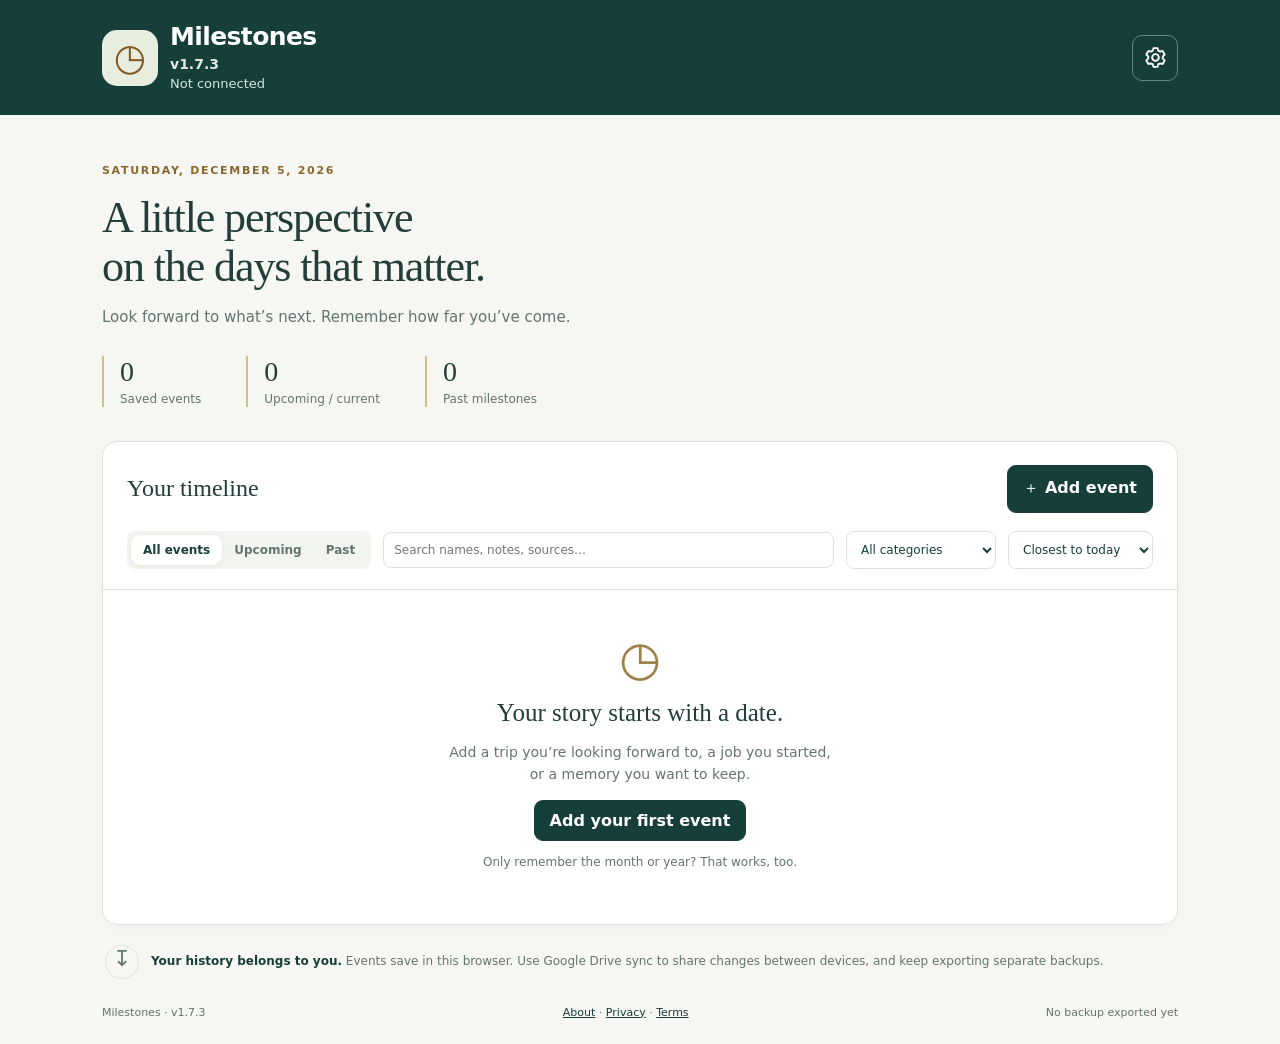
<file: index.html>
<!doctype html>
<html lang="en">
<head>
  <meta charset="utf-8"><meta name="viewport" content="width=device-width,initial-scale=1">
  <meta name="theme-color" content="#173f3a"><meta name="description" content="Your dates, your history. Count down to plans and keep track of life's milestones.">
  <title>Milestones · v1.7.3</title><link rel="icon" href="icon.svg" type="image/svg+xml"><link rel="manifest" href="manifest.webmanifest"><link rel="stylesheet" href="styles.css?v=1.7.3"><script src="theme.js?v=1.7.3"></script>
</head>
<body>
  <header><div class="brand"><span class="brand-icon" aria-hidden="true">◷</span><div class="brand-text"><strong>Milestones</strong><span class="header-version">v1.7.3</span><span id="header-sync" class="header-sync" role="status" aria-live="polite" aria-atomic="true">Not connected</span></div></div><button id="settings-open" class="icon-button" type="button" aria-label="Settings" title="Settings"><svg viewBox="0 0 24 24" width="25" height="25" fill="none" stroke="currentColor" stroke-width="1.8" stroke-linecap="round" stroke-linejoin="round" aria-hidden="true" focusable="false"><path d="M12 2 14 2 14.6 4.4 16.4 5.4 18.8 4.7 20.8 8.2 19 9.9 19 12.1 20.8 13.8 18.8 17.3 16.4 16.6 14.6 17.6 14 20 10 20 9.4 17.6 7.6 16.6 5.2 17.3 3.2 13.8 5 12.1 5 9.9 3.2 8.2 5.2 4.7 7.6 5.4 9.4 4.4 10 2Z" transform="translate(0 1)"/><circle cx="12" cy="12" r="3.2"/></svg></button></header>
  <main>
    <section class="intro"><p class="eyebrow" id="today"></p><h1>A little perspective<br>on the days that matter.</h1><p>Look forward to what’s next. Remember how far you’ve come.</p></section>
    <section class="stats" aria-label="Event totals"><div><span id="count-all">0</span><small>Saved events</small></div><div><span id="count-upcoming">0</span><small>Upcoming / current</small></div><div><span id="count-past">0</span><small>Past milestones</small></div></section>
    <section class="workspace" aria-label="Your events">
      <div class="workspace-top"><h2>Your timeline</h2><button id="add" class="primary">＋ Add event</button></div>
      <div class="controls"><div class="tabs" role="group" aria-label="Filter events"><button class="active" data-filter="all" aria-pressed="true">All events</button><button data-filter="upcoming" aria-pressed="false">Upcoming</button><button data-filter="past" aria-pressed="false">Past</button></div><label class="search"><span class="sr-only">Search events</span><input id="search" type="search" placeholder="Search names, notes, sources…"></label><label class="category-control"><span class="sr-only">Filter by category</span><select id="category-filter"><option value="">All categories</option><option value="uncategorized">Uncategorized</option></select></label><label><span class="sr-only">Sort events</span><select id="sort"><option value="nearest">Closest to today</option><option value="oldest">Oldest date first</option><option value="newest">Newest date first</option><option value="name">Event name</option></select></label></div>
      <div id="event-list"></div>
      <div id="empty"><span class="empty-icon" aria-hidden="true">◷</span><h3>Your story starts with a date.</h3><p>Add a trip you’re looking forward to, a job you started,<br>or a memory you want to keep.</p><button id="first-add" class="primary">Add your first event</button><p class="hint">Only remember the month or year? That works, too.</p></div>
      <p id="no-results" hidden>No matching events. Try a different search or filter.</p>
    </section>
    <aside class="save-note"><span aria-hidden="true">↧</span><p><strong>Your history belongs to you.</strong> Events save in this browser. Use Google Drive sync to share changes between devices, and keep exporting separate backups.</p></aside>
    <footer><span>Milestones · v1.7.3</span><span><a href="about.html">About</a> · <a href="privacy.html">Privacy</a> · <a href="terms.html">Terms</a></span><span id="backup-status">No backup exported yet</span></footer>
  </main>
  <dialog id="editor"><form id="event-form"><div class="dialog-head"><div><p class="eyebrow">A DATE WORTH KEEPING</p><h2 id="editor-title">Add an event</h2></div><button type="button" class="close" data-close aria-label="Close">×</button></div>
    <label>Event name<input id="title" required maxlength="120" placeholder="Adopted our dog"></label>
    <div class="two"><label>Icon<select id="icon"><option value="◷">◷ Milestone</option><option value="✈️">✈️ Travel</option><option value="🐾">🐾 Pet</option><option value="🏠">🏠 Home</option><option value="💼">💼 Work</option><option value="🎂">🎂 Birthday</option><option value="❤️">❤️ Family</option><option value="rings">⚭ Wedding / marriage rings</option><option value="🎄">🎄 Christmas</option><option value="🌍">🌍 Globe / travel</option><option value="🧳">🧳 Vacation</option><option value="🎓">🎓 Graduation</option><option value="🏖️">🏖️ Retirement / relaxation</option><option value="🚗">🚗 Vehicle</option><option value="🔧">🔧 Repairs / maintenance</option><option value="🎯">🎯 Goal</option></select></label><label>Category<input id="category" maxlength="50" placeholder="Home, travel, family…" list="categories"></label></div>
    <label>Event type<select id="event-type"><option value="general">General milestone</option><option value="birthday">Birthday</option><option value="wedding">Wedding / marriage</option><option value="anniversary">Other anniversary</option><option value="holiday">Holiday</option></select></label>
    <p class="field-hint">Event type controls wording. Choose annual timing below for a next birthday or anniversary countdown. Icons and categories are independent.</p>
    <label>Event timing<select id="repeat"><option value="none">One-time event / count time since</option><option value="origin">Annual, with an original date (birthday / anniversary)</option><option value="annual">Annual, without a start year (Christmas / holiday)</option></select></label>
    <p class="field-hint" id="repeat-hint">Keep the original date and track time before or since it.</p>
    <div id="original-date-fields"><label>How much of the date do you know?<select id="precision"><option value="day">Exact date</option><option value="month">Month and year</option><option value="year">Year only</option></select></label>
    <div id="date-fields"><label id="day-wrap">Date<input id="date-day" type="date" min="1000-01-01" max="9999-12-31"></label><label id="month-wrap" hidden>Month and year<input id="date-month" type="month" min="1000-01" max="9999-12"></label><label id="year-wrap" hidden>Year<input id="date-year" type="number" min="1000" max="9999" step="1" placeholder="1997"></label></div>
    </div>
    <div class="two" id="annual-fields" hidden><label>Month<select id="annual-month"></select></label><label>Day<input id="annual-day" type="number" min="1" max="31" step="1" placeholder="25"></label></div>
    <p class="field-hint" id="precision-hint">The event counts down before its date and counts up afterward.</p>
    <label>Notes <span class="optional">optional</span><textarea id="notes" rows="3" maxlength="5000" placeholder="What would you like to remember?"></textarea></label>
    <label>Date source <span class="optional">optional</span><input id="source" maxlength="1000" placeholder="Email subject, receipt, link, or a reminder to look it up"></label>
    <label class="check"><input id="pinned" type="checkbox"> Pin this event to the top</label>
    <p class="form-error" id="form-error" role="alert"></p><div class="dialog-actions"><button type="button" data-close>Cancel</button><button type="submit" class="primary">Save event</button></div>
  </form></dialog>
  <dialog id="details"><div class="dialog-head"><p class="eyebrow">EVENT DETAILS</p><button class="close" data-close aria-label="Close">×</button></div><div id="detail-content"></div><div class="dialog-actions"><button id="delete" class="danger">Delete</button><button id="edit" class="primary">Edit event</button></div></dialog>
  <dialog id="drive-dialog" class="backup-dialog settings-dialog" aria-labelledby="backup-title">
    <div class="settings-top"><button id="settings-back" class="settings-back" type="button" hidden>‹ Back</button><h2 id="backup-title">Settings</h2><button type="button" class="close" data-close aria-label="Close Settings">×</button></div>
    <div id="settings-home" class="settings-home">
      <button type="button" class="settings-menu-item" id="open-backup"><span class="settings-menu-icon" aria-hidden="true">⇩</span><span class="settings-menu-text"><strong>Backup &amp; Restore</strong><small>JSON, CSV and Google Drive</small></span><span aria-hidden="true">›</span></button>
      <button type="button" class="settings-menu-item" data-settings-section="about"><span class="settings-menu-icon" aria-hidden="true">ⓘ</span><span class="settings-menu-text"><strong>About</strong><small>Version, dates and data storage</small></span><span aria-hidden="true">›</span></button>
      <fieldset class="themeOptions"><legend>Theme</legend>
<label><input type="radio" name="theme" value="system" checked> Use device setting</label>
<label><input type="radio" name="theme" value="light"> Light</label>
<label><input type="radio" name="theme" value="dark"> Dark</label>
<p id="theme-status" role="status"></p>
</fieldset>
    </div>
    <section data-settings-page="about" class="settings-page" hidden>
      <h3>Milestones</h3><p>Your dates. Your history. Track time before and since important events, including birthdays, anniversaries, trips and home projects.</p>
      <h3>Version</h3><p>v1.7.3</p><h3>Dates and recurring events</h3><p>Exact dates, month/year, year only, and annual holidays are supported. Unknown date parts remain approximate. February 29 uses February 28 in non-leap years.</p>
      <h3>Your Data</h3><p>Events stay in this browser until you export them or connect Google Drive. Installing the app does not back up its records. Offline editing works after the app has loaded online; Google sync requires an active connection.</p>
      <p><a href="about.html">More Apps</a> · <a href="privacy.html">Privacy</a> · <a href="terms.html">Terms</a></p>
    </section>
    <div class="shared-footer"><button type="button" data-close>Done</button></div>
  </dialog>
  <dialog id="backup-tools" class="shared-backup" aria-labelledby="backup-tools-title">
    <div class="shared-backup-content">
      <div class="shared-backup-header">
        <h2 id="backup-tools-title">Backup &amp; Restore</h2>
        <button type="button" id="backup-close" aria-label="Back to Settings">×</button>
      </div>
      <section class="shared-backup-group" id="backups">
        <h3>Backup File (JSON)</h3>
        <div class="shared-stack">
          <button id="export-json" type="button">Export Backup File</button>
          <button id="import-json" type="button">Restore from Backup File</button>
          <input id="import-file" type="file" accept=".json,application/json" hidden>
        </div>

      </section>
      <section class="shared-backup-group">
        <h3>Spreadsheet (CSV)</h3>
        <p class="field-hint">Open your events in Excel or another spreadsheet app.</p>
        <div class="shared-stack"><button id="export-csv" type="button">Export CSV</button></div>
      </section>
      <section class="shared-backup-group">
        <h3>Google Drive</h3>
        <p id="drive-status" role="status">Google Drive is disconnected.</p>
        <div class="shared-stack">
          <button id="drive-connect" type="button">Connect Google Drive</button>
          <div id="drive-actions" class="shared-stack" hidden>
            <p id="drive-account" class="field-hint"></p>
            <p id="sync-overview" class="field-hint"></p>
            <button id="drive-now" type="button" class="primary" disabled>Sync Now</button>
            <button id="drive-backup" type="button" disabled>Back Up to Google Drive</button>
            <button id="drive-restore" type="button" disabled>Restore from Google Drive</button>
            <button id="drive-disconnect" type="button" disabled>Disconnect Google Drive</button>
            <label class="check auto-sync-choice"><input id="drive-auto" type="checkbox" checked> Automatically sync while connected</label>
          </div>
        </div>
        <details class="backup-advanced"><summary>Sync and recovery details</summary><p class="field-hint">Sync combines newer event edits and saved deletions. It checks after edits, when you return or reconnect, and about once a minute while visible. Initial merges and conflicting edits may need review. Independently created event IDs remain separate.</p><p class="field-hint">Back up creates a separate, verified recovery copy of this device. Restore uses the latest manual Drive backup, or existing sync history if no manual backup exists. Restore previews counts and replaces the local event list only after confirmation. Restored changes can then sync to other devices. Export JSON first if needed.</p><p class="field-hint">Disconnect keeps your events and cloud copies. Milestones files remain separate from PTO Tracker and Infinity Bottle. Keep dated JSON exports outside the browser too.</p></details>
      </section>
      <div id="backup-recovery"><details class="backup-advanced"><summary>Advanced recovery</summary><p class="field-hint">Export your current events first. These options change the local event list and can then sync to your other devices.</p><div class="backup-options"><button id="recover-legacy">Check older local events</button><button id="undo">Restore previous local state</button></div><p class="field-hint">Check older local events merges any retained pre-sync copy, preserving newer edits and deletions. Restore previous local state restores the single undo point from the last change. The next change replaces it; it is not an independent backup.</p></details></div>
      <p class="form-error" id="backup-error" role="alert"></p>
      <div class="shared-footer"><button id="backup-done" type="button">Done</button></div>
    </div>
  </dialog>
  <dialog id="delete-confirm" class="confirm-dialog" aria-labelledby="delete-title" aria-describedby="delete-explanation">
    <p class="eyebrow">CONFIRM ACTION</p><h2 id="delete-title">Delete this event?</h2><p id="delete-explanation">Review the event before deleting it.</p>
    <div class="confirm-record"><strong id="delete-name"></strong><span id="delete-date"></span><span id="delete-category"></span></div>
    <p class="field-hint">This deletion can sync to your other devices. You can restore the previous local state until your next change.</p>
    <div class="confirm-actions"><button id="cancel-delete" type="button" autofocus>Cancel</button><button id="confirm-delete" class="danger-button" type="button">Delete event</button></div>
  </dialog>
  <dialog id="action-confirm" class="confirm-dialog" aria-labelledby="action-confirm-title" aria-describedby="action-confirm-message">
    <p class="eyebrow">REVIEW CHANGES</p><h2 id="action-confirm-title" data-confirm-title>Review changes</h2>
    <p id="action-confirm-message" class="confirmation-message" data-confirm-message></p>
    <div class="confirm-actions"><button type="button" data-confirm-cancel autofocus>Cancel</button><button type="button" class="primary" data-confirm-accept>Continue</button></div>
  </dialog>
  <datalist id="categories"></datalist><div id="toast" role="status" aria-live="polite" hidden></div>
  <script type="module" src="app.js?v=1.7.3"></script>
</body></html>
</file>
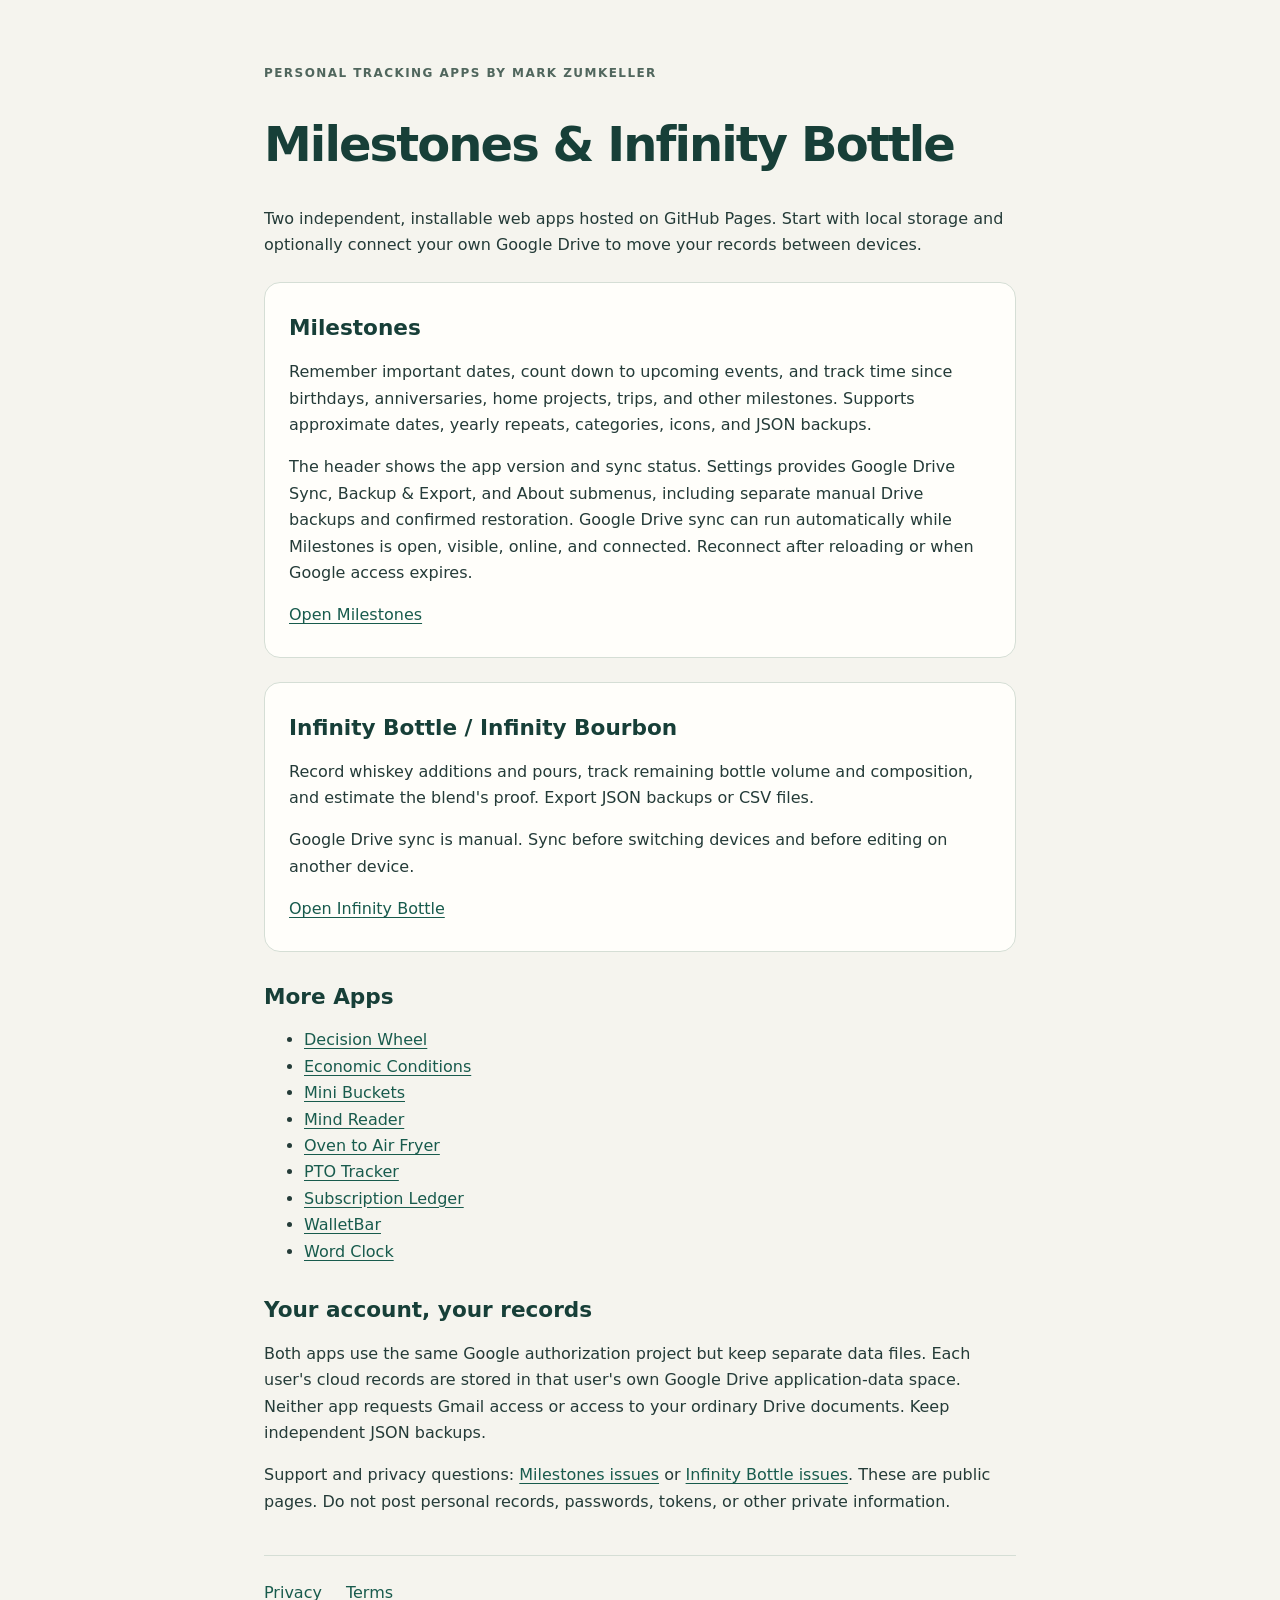
<file: about.html>
<!doctype html>
<html lang="en"><head><meta charset="utf-8"><meta name="viewport" content="width=device-width, initial-scale=1"><title>Milestones &amp; Infinity Bottle</title><link rel="stylesheet" href="info.css"><script src="theme.js?v=1.7.3"></script></head>
<body><main>
<p class="eyebrow">PERSONAL TRACKING APPS BY MARK ZUMKELLER</p>
<h1>Milestones &amp; Infinity Bottle</h1>
<p>Two independent, installable web apps hosted on GitHub Pages. Start with local storage and optionally connect your own Google Drive to move your records between devices.</p>
<section><h2>Milestones</h2><p>Remember important dates, count down to upcoming events, and track time since birthdays, anniversaries, home projects, trips, and other milestones. Supports approximate dates, yearly repeats, categories, icons, and JSON backups.</p><p>The header shows the app version and sync status. Settings provides Google Drive Sync, Backup &amp; Export, and About submenus, including separate manual Drive backups and confirmed restoration. Google Drive sync can run automatically while Milestones is open, visible, online, and connected. Reconnect after reloading or when Google access expires.</p><p><a href="./">Open Milestones</a></p></section>
<section><h2>Infinity Bottle / Infinity Bourbon</h2><p>Record whiskey additions and pours, track remaining bottle volume and composition, and estimate the blend's proof. Export JSON backups or CSV files.</p><p>Google Drive sync is manual. Sync before switching devices and before editing on another device.</p><p><a href="https://markz68.github.io/infinity-bourbon/">Open Infinity Bottle</a></p></section>
<h2>More Apps</h2>
<ul>
      <li><a href="https://markz68.github.io/decision-wheel/">Decision Wheel</a></li>
      <li><a href="https://markz68.github.io/economic-conditions/">Economic Conditions</a></li>
      <li><a href="https://markz68.github.io/Mini-Buckets/">Mini Buckets</a></li>
      <li><a href="https://markz68.github.io/mind-reader/">Mind Reader</a></li>
      <li><a href="https://markz68.github.io/Oven-To-Air-Fryer/">Oven to Air Fryer</a></li>
      <li><a href="https://markz68.github.io/PTO-Tracker/">PTO Tracker</a></li>
      <li><a href="https://markz68.github.io/subscription-ledger/">Subscription Ledger</a></li>
      <li><a href="https://markz68.github.io/walletbar/">WalletBar</a></li>
      <li><a href="https://markz68.github.io/word-clock/">Word Clock</a></li>
</ul>
<h2>Your account, your records</h2><p>Both apps use the same Google authorization project but keep separate data files. Each user's cloud records are stored in that user's own Google Drive application-data space. Neither app requests Gmail access or access to your ordinary Drive documents. Keep independent JSON backups.</p>
<p>Support and privacy questions: <a href="https://github.com/markz68/milestones/issues">Milestones issues</a> or <a href="https://github.com/markz68/infinity-bourbon/issues">Infinity Bottle issues</a>. These are public pages. Do not post personal records, passwords, tokens, or other private information.</p>
<footer><a href="privacy.html">Privacy</a><a href="terms.html">Terms</a></footer>
</main></body></html>
</file>
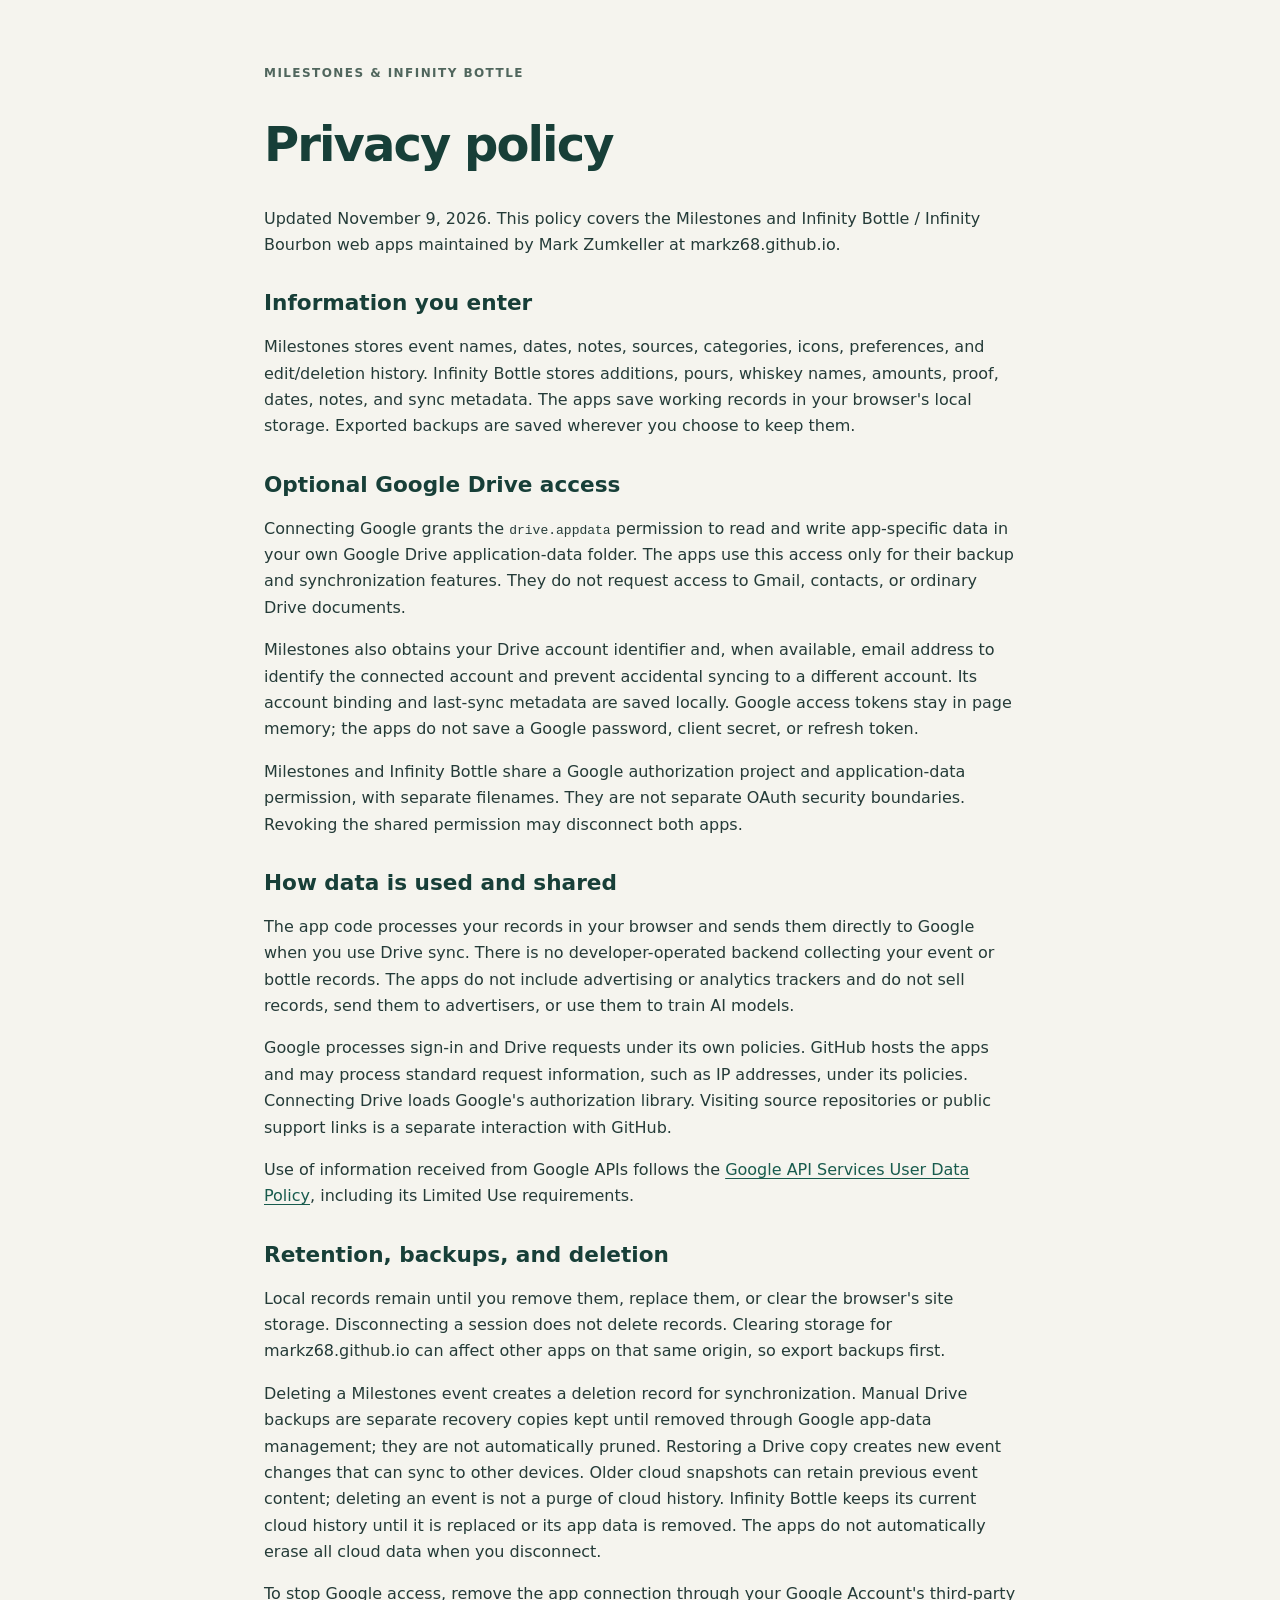
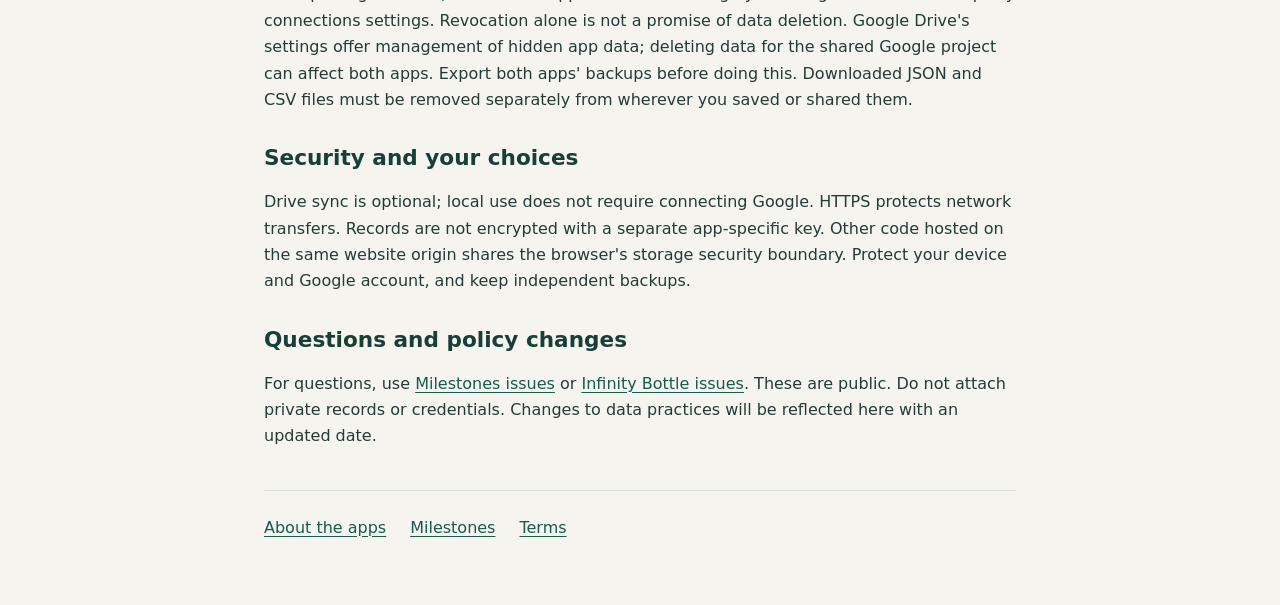
<file: privacy.html>
<!doctype html>
<html lang="en"><head><meta charset="utf-8"><meta name="viewport" content="width=device-width, initial-scale=1"><title>Privacy | Milestones &amp; Infinity Bottle</title><link rel="stylesheet" href="info.css"><script src="theme.js?v=1.7.3"></script></head>
<body><main><p class="eyebrow">MILESTONES &amp; INFINITY BOTTLE</p><h1>Privacy policy</h1><p>Updated November 9, 2026. This policy covers the Milestones and Infinity Bottle / Infinity Bourbon web apps maintained by Mark Zumkeller at markz68.github.io.</p>
<h2>Information you enter</h2><p>Milestones stores event names, dates, notes, sources, categories, icons, preferences, and edit/deletion history. Infinity Bottle stores additions, pours, whiskey names, amounts, proof, dates, notes, and sync metadata. The apps save working records in your browser's local storage. Exported backups are saved wherever you choose to keep them.</p>
<h2>Optional Google Drive access</h2><p>Connecting Google grants the <code>drive.appdata</code> permission to read and write app-specific data in your own Google Drive application-data folder. The apps use this access only for their backup and synchronization features. They do not request access to Gmail, contacts, or ordinary Drive documents.</p><p>Milestones also obtains your Drive account identifier and, when available, email address to identify the connected account and prevent accidental syncing to a different account. Its account binding and last-sync metadata are saved locally. Google access tokens stay in page memory; the apps do not save a Google password, client secret, or refresh token.</p><p>Milestones and Infinity Bottle share a Google authorization project and application-data permission, with separate filenames. They are not separate OAuth security boundaries. Revoking the shared permission may disconnect both apps.</p>
<h2>How data is used and shared</h2><p>The app code processes your records in your browser and sends them directly to Google when you use Drive sync. There is no developer-operated backend collecting your event or bottle records. The apps do not include advertising or analytics trackers and do not sell records, send them to advertisers, or use them to train AI models.</p><p>Google processes sign-in and Drive requests under its own policies. GitHub hosts the apps and may process standard request information, such as IP addresses, under its policies. Connecting Drive loads Google's authorization library. Visiting source repositories or public support links is a separate interaction with GitHub.</p><p>Use of information received from Google APIs follows the <a href="https://developers.google.com/terms/api-services-user-data-policy">Google API Services User Data Policy</a>, including its Limited Use requirements.</p>
<h2>Retention, backups, and deletion</h2><p>Local records remain until you remove them, replace them, or clear the browser's site storage. Disconnecting a session does not delete records. Clearing storage for markz68.github.io can affect other apps on that same origin, so export backups first.</p><p>Deleting a Milestones event creates a deletion record for synchronization. Manual Drive backups are separate recovery copies kept until removed through Google app-data management; they are not automatically pruned. Restoring a Drive copy creates new event changes that can sync to other devices. Older cloud snapshots can retain previous event content; deleting an event is not a purge of cloud history. Infinity Bottle keeps its current cloud history until it is replaced or its app data is removed. The apps do not automatically erase all cloud data when you disconnect.</p><p>To stop Google access, remove the app connection through your Google Account's third-party connections settings. Revocation alone is not a promise of data deletion. Google Drive's settings offer management of hidden app data; deleting data for the shared Google project can affect both apps. Export both apps' backups before doing this. Downloaded JSON and CSV files must be removed separately from wherever you saved or shared them.</p>
<h2>Security and your choices</h2><p>Drive sync is optional; local use does not require connecting Google. HTTPS protects network transfers. Records are not encrypted with a separate app-specific key. Other code hosted on the same website origin shares the browser's storage security boundary. Protect your device and Google account, and keep independent backups.</p>
<h2>Questions and policy changes</h2><p>For questions, use <a href="https://github.com/markz68/milestones/issues">Milestones issues</a> or <a href="https://github.com/markz68/infinity-bourbon/issues">Infinity Bottle issues</a>. These are public. Do not attach private records or credentials. Changes to data practices will be reflected here with an updated date.</p>
<footer><a href="about.html">About the apps</a><a href="./">Milestones</a><a href="terms.html">Terms</a></footer>
</main></body></html>
</file>
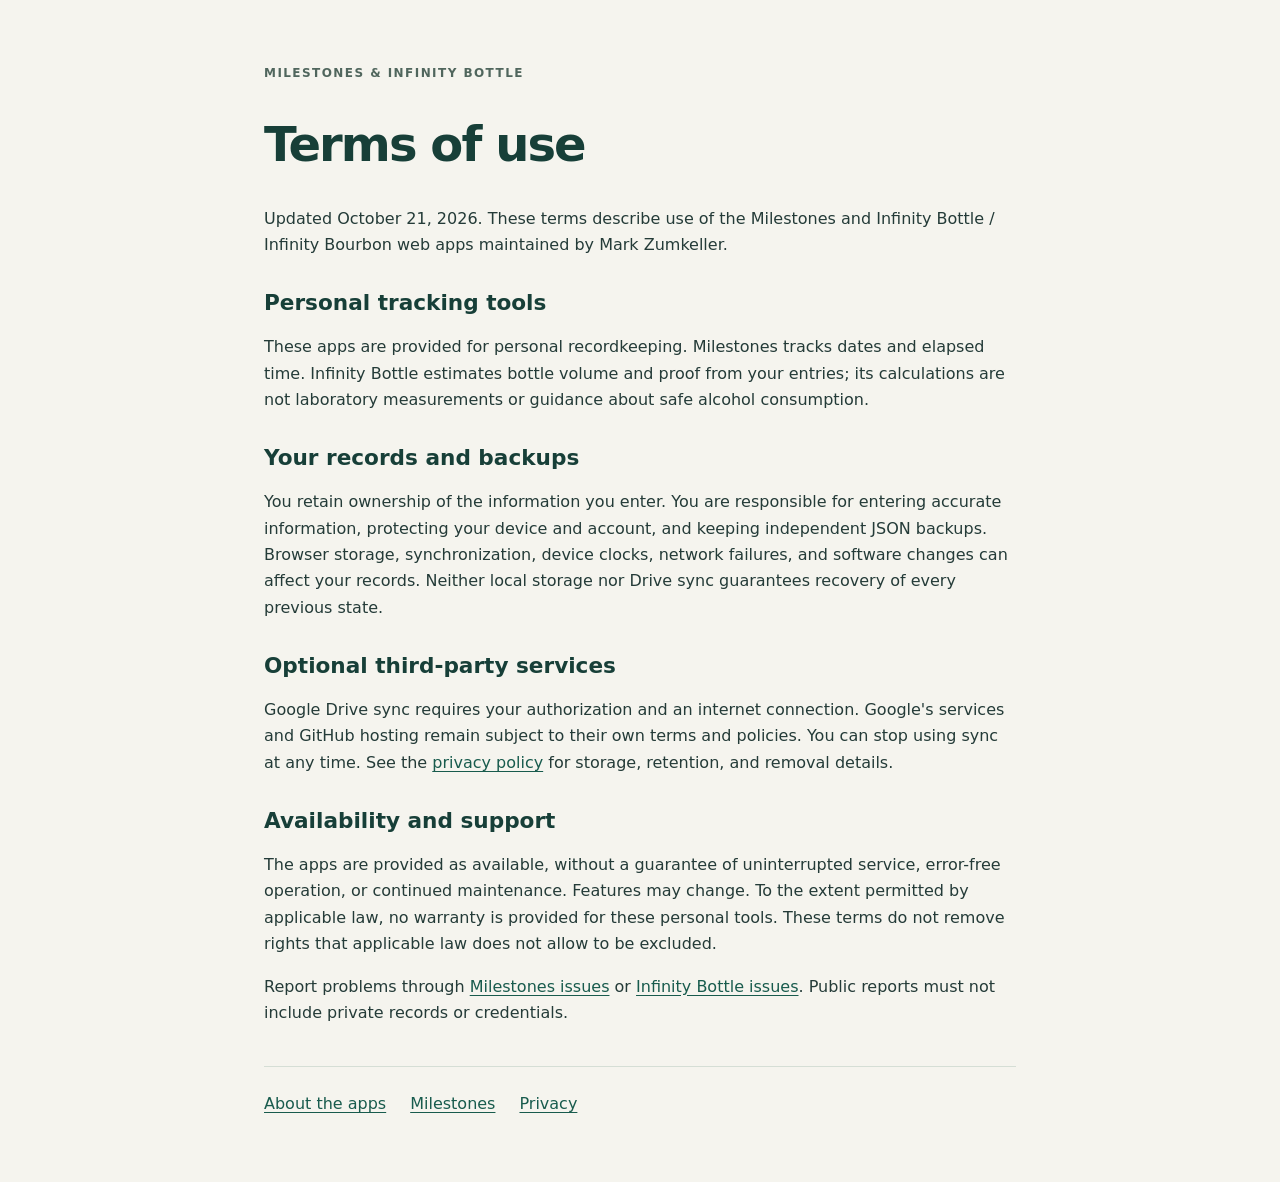
<file: terms.html>
<!doctype html>
<html lang="en"><head><meta charset="utf-8"><meta name="viewport" content="width=device-width, initial-scale=1"><title>Terms | Milestones &amp; Infinity Bottle</title><link rel="stylesheet" href="info.css"><script src="theme.js?v=1.7.3"></script></head>
<body><main><p class="eyebrow">MILESTONES &amp; INFINITY BOTTLE</p><h1>Terms of use</h1><p>Updated October 21, 2026. These terms describe use of the Milestones and Infinity Bottle / Infinity Bourbon web apps maintained by Mark Zumkeller.</p>
<h2>Personal tracking tools</h2><p>These apps are provided for personal recordkeeping. Milestones tracks dates and elapsed time. Infinity Bottle estimates bottle volume and proof from your entries; its calculations are not laboratory measurements or guidance about safe alcohol consumption.</p>
<h2>Your records and backups</h2><p>You retain ownership of the information you enter. You are responsible for entering accurate information, protecting your device and account, and keeping independent JSON backups. Browser storage, synchronization, device clocks, network failures, and software changes can affect your records. Neither local storage nor Drive sync guarantees recovery of every previous state.</p>
<h2>Optional third-party services</h2><p>Google Drive sync requires your authorization and an internet connection. Google's services and GitHub hosting remain subject to their own terms and policies. You can stop using sync at any time. See the <a href="privacy.html">privacy policy</a> for storage, retention, and removal details.</p>
<h2>Availability and support</h2><p>The apps are provided as available, without a guarantee of uninterrupted service, error-free operation, or continued maintenance. Features may change. To the extent permitted by applicable law, no warranty is provided for these personal tools. These terms do not remove rights that applicable law does not allow to be excluded.</p>
<p>Report problems through <a href="https://github.com/markz68/milestones/issues">Milestones issues</a> or <a href="https://github.com/markz68/infinity-bourbon/issues">Infinity Bottle issues</a>. Public reports must not include private records or credentials.</p>
<footer><a href="about.html">About the apps</a><a href="./">Milestones</a><a href="privacy.html">Privacy</a></footer>
</main></body></html>
</file>
<file: styles.css>
:root{font-family:system-ui,-apple-system,"Segoe UI",sans-serif;color:#233d39;background:#f6f7f3;font-synthesis:none;--green:#173f3a;--muted:#64746e;--line:#dce3dc}*{box-sizing:border-box}body{margin:0}button,input,textarea,select{font:inherit}button{cursor:pointer;border:1px solid #ccd8cf;border-radius:9px;background:white;color:var(--green);padding:10px 15px;font-weight:600}button:hover{background:#eef4ee}button:focus-visible,input:focus-visible,select:focus-visible,textarea:focus-visible{outline:3px solid #d19a45;outline-offset:3px}button:disabled{opacity:.45;cursor:default}.primary{background:var(--green);color:white;border-color:var(--green)}.primary:hover{background:#26594f}header{max-width:1140px;margin:auto;padding:27px 32px;display:flex;justify-content:space-between;align-items:center;border-bottom:1px solid var(--line)}.brand{display:flex;align-items:center;gap:12px}.brand strong{display:block;font-size:24px;letter-spacing:-1px}.brand span:not(.brand-icon){display:block;font-size:12px;color:var(--muted)}.brand-icon{font-size:37px;color:#ad7931}main{max-width:1076px;margin:auto;padding:38px 0 25px}.eyebrow{font-size:11px;letter-spacing:1.7px;font-weight:700;color:#8a682d;text-transform:uppercase}.intro h1{font-family:Georgia,serif;font-weight:400;font-size:44px;line-height:1.12;letter-spacing:-1.1px;margin:16px 0}.intro>p:last-child{color:var(--muted);font-size:15px}.stats{display:flex;gap:45px;margin:30px 0 34px}.stats div{border-left:2px solid #d6bd8e;padding-left:16px}.stats span{font-family:Georgia,serif;font-size:28px;display:block}.stats small{font-size:12px;color:var(--muted)}.workspace{background:white;border:1px solid var(--line);border-radius:15px;overflow:hidden;box-shadow:0 8px 30px #193f3305}.workspace-top{padding:23px 24px 18px;display:flex;align-items:center;justify-content:space-between;gap:12px}h2{font-family:Georgia,serif;font-size:24px;font-weight:400;margin:0}.tools{display:flex;gap:14px;align-items:center}.tools button{font-size:12px;padding:8px 12px}.storage-label{font-size:11px;color:var(--muted)}.storage-label:before{content:'●';color:#66927a;margin-right:6px}.controls{display:flex;align-items:center;gap:12px;flex-wrap:wrap;padding:0 24px 20px;border-bottom:1px solid var(--line)}.tabs{display:flex;background:#f1f4ef;padding:4px;border-radius:8px}.tabs button{border:0;background:transparent;font-size:12px;padding:8px 12px;color:var(--muted)}.tabs button.active{background:white;color:var(--green);box-shadow:0 1px 5px #0001}.search{flex:1;min-width:170px}.controls input,.controls select{width:100%;background:#fff;border:1px solid var(--line);border-radius:8px;padding:10px;font-size:12px;color:var(--green)}#empty{text-align:center;padding:40px 20px}.empty-icon{display:block;font-size:48px;color:#9d804a}h3{font-family:Georgia,serif;font-weight:400;font-size:25px;margin:13px 0}#empty p{font-size:14px;color:var(--muted);line-height:1.6}.hint{font-size:12px!important}.event-row{width:100%;text-align:left;border:0;border-radius:0;border-bottom:1px solid #edf0eb;display:flex;align-items:center;gap:16px;padding:19px 24px;font-weight:400}.event-row:last-child{border-bottom:0}.event-icon{font-size:23px;background:#f0f3eb;border-radius:12px;min-width:48px;height:48px;display:grid;place-items:center}.event-text{min-width:0;flex:1}.event-title{display:block;font-weight:650;font-size:15px;overflow-wrap:anywhere}.event-meta{display:block;font-size:12px;color:var(--muted);margin-top:5px;line-height:1.5}.event-time{text-align:right;max-width:43%}.event-time strong{display:block;font-size:15px;font-weight:600}.event-time small{display:block;font-size:11px;color:var(--muted);margin-top:5px}.pin{color:#a47729;font-size:12px}.chevron{color:#89978c}#no-results{padding:25px;text-align:center;color:var(--muted)}.save-note{display:flex;gap:12px;align-items:center;margin:20px 3px;color:var(--muted)}.save-note>span{border:1px solid var(--line);border-radius:50%;font-size:22px;min-width:34px;height:34px;text-align:center}.save-note p{font-size:12px;line-height:1.65;margin:0}.save-note strong{color:var(--green)}footer{display:flex;justify-content:space-between;font-size:11px;color:var(--muted);margin-top:27px}dialog{border:1px solid var(--line);border-radius:17px;padding:26px;width:530px;max-width:calc(100% - 24px);max-height:90dvh;overflow:auto;color:var(--green);box-shadow:0 24px 100px #0003}dialog::backdrop{background:#10282180;backdrop-filter:blur(3px)}.dialog-head{display:flex;align-items:flex-start;justify-content:space-between;margin-bottom:20px}.dialog-head .eyebrow{margin:0 0 7px}.close{font-size:26px;padding:0;width:34px;height:34px;line-height:1;border:0;background:#f0f3ee}form label{display:block;font-size:13px;font-weight:600;margin:15px 0}form input:not([type=checkbox]),textarea,form select{display:block;width:100%;border:1px solid #ccd8cf;border-radius:8px;padding:11px;margin-top:7px;color:var(--green);background:white;min-height:44px}textarea{resize:vertical}.two{display:grid;grid-template-columns:1fr 1fr;gap:14px}.two label{margin-bottom:0}.optional{font-size:11px;color:var(--muted);font-weight:400;margin-left:4px}.check{display:flex;gap:9px;align-items:center}.check input{width:18px;height:18px;accent-color:var(--green)}.field-hint{font-size:12px;color:var(--muted);line-height:1.6}.dialog-actions{display:flex;justify-content:flex-end;gap:10px;margin-top:22px}.danger{color:#a4342e;margin-right:auto}.form-error{font-size:13px;color:#a4342e;white-space:pre-wrap}.backup-options{display:grid;gap:10px;margin:20px 0}#detail-content .large-icon{font-size:40px}#detail-content h2{font-size:31px;overflow-wrap:anywhere;margin:10px 0}#detail-content .big-time{font-family:Georgia,serif;font-size:26px;margin:18px 0;color:#946c2d}.detail-block{border-top:1px solid var(--line);margin-top:18px;padding-top:15px}.detail-block h3{font:600 12px system-ui;text-transform:uppercase;letter-spacing:1px;color:var(--muted);margin:0 0 8px}.detail-block p{white-space:pre-wrap;overflow-wrap:anywhere;font-size:14px;line-height:1.6;margin:0}#toast{position:fixed;bottom:24px;left:50%;transform:translateX(-50%);background:var(--green);color:white;box-shadow:0 5px 25px #0002;padding:13px 20px;border-radius:10px;max-width:92%;font-size:13px;z-index:10}.sr-only{position:absolute;width:1px;height:1px;padding:0;margin:-1px;overflow:hidden;clip:rect(0,0,0,0);white-space:nowrap;border:0}[hidden]{display:none!important}@media(max-width:1130px){main{padding-left:28px;padding-right:28px}}@media(max-width:600px){header{padding:19px 18px}.brand strong{font-size:22px}.brand-icon{font-size:31px}header button{font-size:13px;padding:10px 12px}main{padding:25px 16px}.intro h1{font-size:35px}.intro>p:last-child{font-size:13px;max-width:300px;line-height:1.6}.stats{gap:20px;margin:25px 0}.stats div{padding-left:10px;flex:1}.stats span{font-size:25px}.stats small{font-size:10px}.workspace-top{padding:18px 15px;align-items:flex-start}.workspace-top h2{font-size:22px}.tools{flex-direction:column;gap:7px;align-items:flex-end}.storage-label{font-size:10px}.controls{padding:0 14px 15px;gap:10px}.tabs{width:100%}.tabs button{flex:1;padding:9px 4px}.search{min-width:130px}.controls select{max-width:145px}.event-row{padding:16px 13px;gap:10px}.event-icon{min-width:36px;height:40px;font-size:20px}.event-title{font-size:14px}.event-meta{font-size:11px}.event-time strong{font-size:13px;line-height:1.4}.event-time{max-width:39%}.chevron{display:none}.save-note{align-items:flex-start}.save-note p{font-size:11px}footer{gap:16px;font-size:10px}dialog{padding:20px}.two{gap:10px}#empty{padding:32px 15px}#empty br{display:none}}

/* Phone readability: use the available width and keep countdowns below titles. */
.next-occurrence{color:#426752!important;line-height:1.6}
@media(max-width:600px){
 body{font-size:17px}header{padding:18px 14px;gap:10px}.brand span:not(.brand-icon){font-size:13px}header button{font-size:16px;min-height:48px}
 main{padding:22px 10px}.intro h1{font-size:34px}.intro>p:last-child{font-size:16px;max-width:none}.eyebrow{font-size:12px}
 .stats{gap:10px}.stats small{font-size:13px;line-height:1.4;display:block}.stats span{font-size:29px}
 .workspace-top{flex-wrap:wrap}.tools{width:100%;align-items:flex-start}.tools button{font-size:16px;min-height:46px}.storage-label{font-size:13px}
 .tabs button{font-size:15px;min-height:46px}.controls input,.controls select{font-size:16px;min-height:48px}.search{flex-basis:100%}.controls>label:last-child{width:100%}.controls select{max-width:none}
 .event-row{display:grid;grid-template-columns:42px minmax(0,1fr);gap:8px 12px;padding:20px 14px;align-items:start}.event-icon{width:42px;height:46px;grid-row:1 / 3;font-size:24px}
 .event-title{font-size:19px;line-height:1.4}.event-meta{font-size:15px}.event-time{grid-column:2;text-align:left;max-width:none}.event-time strong{font-size:19px}.event-time small{font-size:14px;line-height:1.5}
 .save-note p,footer{font-size:13px}footer{flex-wrap:wrap}form label{font-size:16px}form input:not([type=checkbox]),form select,textarea{font-size:17px;min-height:48px}
 dialog{padding:20px 16px;max-width:calc(100% - 12px)}.two{grid-template-columns:minmax(0,1fr) minmax(0,1fr)}.field-hint,.optional{font-size:14px}.detail-block p{font-size:17px}.detail-block h3{font-size:14px}.close{width:44px;height:44px}.dialog-actions button{min-height:48px}#empty p{font-size:16px}.hint{font-size:14px!important}
}

#drive-status{color:var(--muted);font-size:13px;line-height:1.5;overflow-wrap:anywhere}#drive-account{font-weight:600;overflow-wrap:anywhere}.tools{flex-wrap:wrap}#drive-dialog>p{line-height:1.6}

/* Event creation stays beside the timeline; data tools follow the event list. */
.workspace-top #add{font-size:16px;min-height:48px;flex-shrink:0}
.data-tools{display:flex;align-items:center;justify-content:space-between;gap:16px;flex-wrap:wrap;margin-top:24px;padding-top:20px;border-top:1px solid var(--line)}
.data-tools .tools button{font-size:14px;min-height:44px}
@media(max-width:600px){
 .workspace-top{align-items:center;gap:14px}.workspace-top #add{width:100%;font-size:17px}
 .data-tools{align-items:stretch;gap:12px}.data-tools .tools{width:100%;align-items:stretch;gap:10px}.data-tools .tools button{width:100%;font-size:16px;min-height:48px}
}

.data-status{flex:1;min-width:220px}#sync-overview{font-size:13px;color:var(--muted);line-height:1.6;margin:6px 0 0;overflow-wrap:anywhere}.category-control{min-width:150px}
@media(max-width:600px){.data-status{min-width:0;width:100%}#sync-overview{font-size:15px}.controls .category-control{width:100%}.controls .category-control select{max-width:none}}

.auto-sync-choice{font-weight:600;line-height:1.5;padding:14px;background:#f0f4ee;border-radius:9px;gap:12px}.auto-sync-choice input{flex-shrink:0;min-width:22px;min-height:22px}


/* Shared Backup & Sync pattern, with Milestones' green and warm accents. */
.icon-button{display:grid;place-items:center;width:48px;height:48px;min-width:48px;padding:0;font-size:27px;border-radius:12px;background:#fff}
.backup-dialog{width:560px;background:#fff;color:#233d39}.backup-dialog .dialog-head{gap:16px}.backup-dialog h2{font-family:system-ui,sans-serif;font-size:25px;font-weight:700;line-height:1.25}.backup-dialog .close{flex-shrink:0;width:44px;height:44px;border:1px solid var(--line)}
.panel-intro{font-size:15px;line-height:1.65;color:#566960}.backup-group{border-top:1px solid var(--line);margin-top:24px;padding-top:20px}.backup-group h3{font:700 17px system-ui,sans-serif;margin:0 0 16px}.backup-options{margin:16px 0}.backup-options button{min-height:46px;text-align:center}.backup-advanced{margin:16px 0;padding:14px 16px;border:1px solid var(--line);border-radius:10px;background:#f6f8f3}.backup-advanced summary{cursor:pointer;font-size:14px;font-weight:650;line-height:1.6}.backup-advanced summary:focus-visible{outline:3px solid #d19a45;outline-offset:4px}.backup-advanced .field-hint:last-child{margin-bottom:0}.panel-version{text-align:center;font-size:12px;color:var(--muted);margin:24px 0 0}
.confirm-dialog{width:480px;background:#fff;color:#243b38}.confirm-dialog h2{font:700 25px/1.3 system-ui,sans-serif;color:var(--green)}.confirm-dialog>p{line-height:1.6}.confirm-record{display:grid;gap:8px;padding:18px;border:1px solid #d4dfd5;border-left:4px solid #ad7931;border-radius:10px;background:#f5f7f1;overflow-wrap:anywhere}.confirm-record strong{font-size:18px}.confirm-record span{font-size:14px;color:#50635c}.confirm-actions{display:flex;justify-content:flex-end;gap:12px;flex-wrap:wrap;margin-top:24px}.confirm-actions button{min-height:46px}.danger-button{background:#b52e29;color:#fff;border-color:#b52e29}.danger-button:hover{background:#94231f}.data-tools .tools{width:auto}footer{flex-wrap:wrap;gap:12px}footer a{color:var(--green)}
@media(max-width:600px){.data-tools .tools{width:100%}.backup-dialog h2,.confirm-dialog h2{font-size:24px}.panel-intro{font-size:16px}.backup-group h3{font-size:18px}.backup-options button{font-size:16px;min-height:48px}.backup-advanced summary{font-size:16px}.confirm-record span{font-size:16px}.confirm-actions{display:grid;grid-template-columns:1fr 1fr}.confirm-actions button{padding:12px 10px}.panel-version{font-size:13px}}

/* Shared gear-only Settings control: same glyph, name and minimum target as Decision Wheel. */
header .icon-button{width:44px;height:44px;min-width:44px;min-height:44px;padding:0;font-size:1.25rem;line-height:1;flex-shrink:0}
.confirmation-message{white-space:pre-wrap;overflow-wrap:anywhere;font-size:16px;line-height:1.65}
#action-confirm .confirm-actions{align-items:stretch}#action-confirm button{overflow-wrap:anywhere}


/* PTO Tracker-style header and Settings navigation, in Milestones' green theme. */
header{max-width:none;background:#173f3a;color:#fff;padding:22px max(18px,calc((100% - 1076px)/2));border-bottom:0;gap:18px}
.brand{min-width:0;align-items:center}.brand-text{min-width:0}.brand strong{color:#fff;font-size:25px;line-height:1.2;letter-spacing:-.6px}.brand-icon{display:grid;place-items:center;width:56px;height:56px;flex-shrink:0;border-radius:15px;background:#e7eee0;color:#835b22;font-size:37px}
.brand .header-version{color:#e1ebe4!important;font-size:14px!important;font-weight:600;margin-top:4px}.brand .header-sync{color:#d1e7da!important;font-size:13px!important;line-height:1.4;margin-top:3px;overflow-wrap:anywhere;max-width:650px}
header .icon-button{background:transparent;color:#fff;border-color:#66877b;border-radius:10px;width:46px;height:46px;min-width:46px;min-height:46px;font-size:23px}header .icon-button:hover{background:#2b5349}
.settings-dialog{width:570px;max-height:90dvh;overscroll-behavior:contain;padding-top:10px}.settings-top{position:sticky;top:-10px;background:#fff;z-index:2;display:flex;align-items:center;gap:12px;padding:14px 0 18px;margin-bottom:18px;border-bottom:1px solid var(--line)}.settings-top h2{flex:1;font-size:24px;min-width:0}.settings-back{border:0;background:#edf3ee;border-radius:8px;padding:10px;color:var(--green);min-height:44px;font-weight:700}.settings-home{display:grid;gap:12px;padding:2px 0 14px}.settings-menu-item{display:flex;align-items:center;gap:14px;padding:18px 16px;min-height:86px;text-align:left;background:#f7f9f5;border:1px solid #d7e2d8;border-radius:13px;width:100%}.settings-menu-icon{font-size:25px;min-width:30px;text-align:center;color:#426b54}.settings-menu-text{display:grid;gap:5px;flex:1;min-width:0}.settings-menu-text strong{font-size:17px;line-height:1.35}.settings-menu-text small{font-size:13px;color:#596d61;line-height:1.5;font-weight:400}.settings-menu-item>span:last-child{font-size:27px;color:#7b8c7d}.settings-page h3{font:700 18px system-ui,sans-serif;margin:20px 0 12px}.settings-page p{line-height:1.65}.settings-page .backup-options{gap:10px}.settings-page .backup-options p{margin:2px 0}.settings-page a{color:var(--green)}
@media(max-width:600px){header{padding:17px 14px;gap:12px}.brand strong{font-size:23px}.brand-icon{width:48px;height:48px;font-size:32px}.brand .header-sync{font-size:13px!important}.settings-dialog{padding-top:8px}.settings-top{top:-8px;gap:8px}.settings-top h2{font-size:21px}.settings-menu-item{padding:16px 12px;gap:12px;min-height:88px}.settings-menu-text strong{font-size:17px}.settings-menu-text small{font-size:14px}.settings-page p{font-size:16px}.settings-page .field-hint{font-size:14px}}

/* Fixed vector geometry avoids platform-dependent emoji alignment. */
#settings-open{display:grid;place-items:center;padding:0;line-height:0}#settings-open svg{display:block;width:25px;height:25px;pointer-events:none}

/* Shared Backup & Restore dialog, in the Milestones palette. */
.shared-backup{width:min(94vw,520px);max-width:none;max-height:min(88dvh,760px);padding:0;border-radius:19px;overflow:hidden}
.shared-backup-content{padding:24px;max-height:min(88dvh,758px);overflow-y:auto}
.shared-backup-header{display:flex;align-items:flex-start;justify-content:space-between;gap:12px}
.shared-backup-header h2{font:500 25px Georgia,serif;margin:3px 0 12px}
#backup-close{width:40px;height:40px;flex-shrink:0;border-radius:12px;padding:0;font-size:25px;line-height:1;background:#f1f5ef}
.shared-backup-group{padding:16px 0;border-top:1px solid var(--line)}
.shared-backup-group h3{font:700 14px system-ui,sans-serif;margin:0 0 12px}
.shared-backup-group p{margin:0 0 12px}
.shared-backup-group p:empty{display:none}
.shared-stack{display:grid;gap:9px}
.shared-stack button{width:100%;padding:12px 14px;border-radius:12px;font-size:13px;font-weight:700}
.shared-footer{position:sticky;bottom:-20px;background:white;text-align:center;margin:18px 0 0;padding:10px 0}
.shared-footer button{border-radius:12px;font-weight:700}
.shared-backup .shared-footer{bottom:-24px;margin-top:10px}
.themeOptions{border:1px solid var(--line);border-radius:12px;margin:4px 0 0;padding:4px 14px}
.themeOptions legend{font-weight:700;padding:0 6px}
.themeOptions label{display:flex;align-items:center;gap:10px;min-height:40px;font-size:14px}
.themeOptions input{accent-color:#426b54}
#theme-status:empty{display:none}
@media(max-width:420px){.shared-backup-content{padding:20px}.shared-backup .shared-footer{bottom:-20px}}

:root[data-theme="light"]{color-scheme:light}
:root[data-theme="dark"]{color-scheme:dark;background:#151e19;color:#e6eee7;--green:#b5e1c7;--muted:#b1c6bb;--line:#43574c}
[data-theme="dark"] .workspace,[data-theme="dark"] dialog,[data-theme="dark"] .settings-top,
[data-theme="dark"] .shared-footer{background:#202c25;color:#e6eee7}
[data-theme="dark"] button,[data-theme="dark"] .backup-advanced,[data-theme="dark"] .confirm-record,
[data-theme="dark"] .tabs,[data-theme="dark"] .event-icon,[data-theme="dark"] #backup-close,
[data-theme="dark"] input:not([type=checkbox]):not([type=radio]),[data-theme="dark"] select,
[data-theme="dark"] textarea{background:#29392f;color:#e6eee7;border-color:var(--line)}
[data-theme="dark"] button:hover,[data-theme="dark"] .tabs button.active{background:#354a3d;color:#fff}
[data-theme="dark"] button.primary{background:#376851;border-color:#5b9a7c;color:#fff}
[data-theme="dark"] button.danger-button{background:#9b3535;color:#fff}
[data-theme="dark"] .event-row{border-bottom-color:var(--line)}
[data-theme="dark"] .eyebrow,[data-theme="dark"] .pin,[data-theme="dark"] #detail-content .big-time{color:#f1cc8c}
[data-theme="dark"] .next-occurrence{color:#b5e1c7!important}
[data-theme="dark"] .settings-menu-text small,[data-theme="dark"] .settings-menu-icon,
[data-theme="dark"] .confirm-record span{color:var(--muted)}
[data-theme="dark"] .form-error,[data-theme="dark"] .danger{color:#ffbbbb}
[data-theme="dark"] #toast{background:#355446}
#backup-error:empty{display:none}
</file>
<file: info.css>
:root{font-family:system-ui,-apple-system,BlinkMacSystemFont,"Segoe UI",sans-serif;color:#243b38;background:#f5f4ee;line-height:1.65}*{box-sizing:border-box}body{margin:0}main{max-width:800px;margin:0 auto;padding:48px 24px 64px}h1,h2{line-height:1.2;color:#173f38}h1{font-size:clamp(2rem,6vw,3rem);letter-spacing:-.04em}h2{font-size:1.35rem;margin-top:2rem}p{margin:1rem 0}.eyebrow{font-size:.75rem;font-weight:700;letter-spacing:.12em;color:#50665d}section{padding:0 24px 12px;border:1px solid #d5ded5;border-radius:16px;margin:24px 0;background:#fffefa}a{color:#185b4d;text-underline-offset:3px}a:focus-visible{outline:3px solid #ad791d;outline-offset:4px}code{overflow-wrap:anywhere}footer{display:flex;gap:24px;flex-wrap:wrap;margin-top:40px;padding-top:24px;border-top:1px solid #d5ded5}@media(max-width:480px){main{padding:24px 20px 40px}section{padding:0 16px 12px}}

:root[data-theme="light"]{color-scheme:light}
:root[data-theme="dark"]{color-scheme:dark;background:#151e19;color:#e6eee7}
[data-theme="dark"] section{background:#202c25;border-color:#43574c}
[data-theme="dark"] h1,[data-theme="dark"] h2,[data-theme="dark"] .eyebrow,
[data-theme="dark"] a{color:#b5e1c7}
[data-theme="dark"] footer{border-color:#43574c}
</file>
